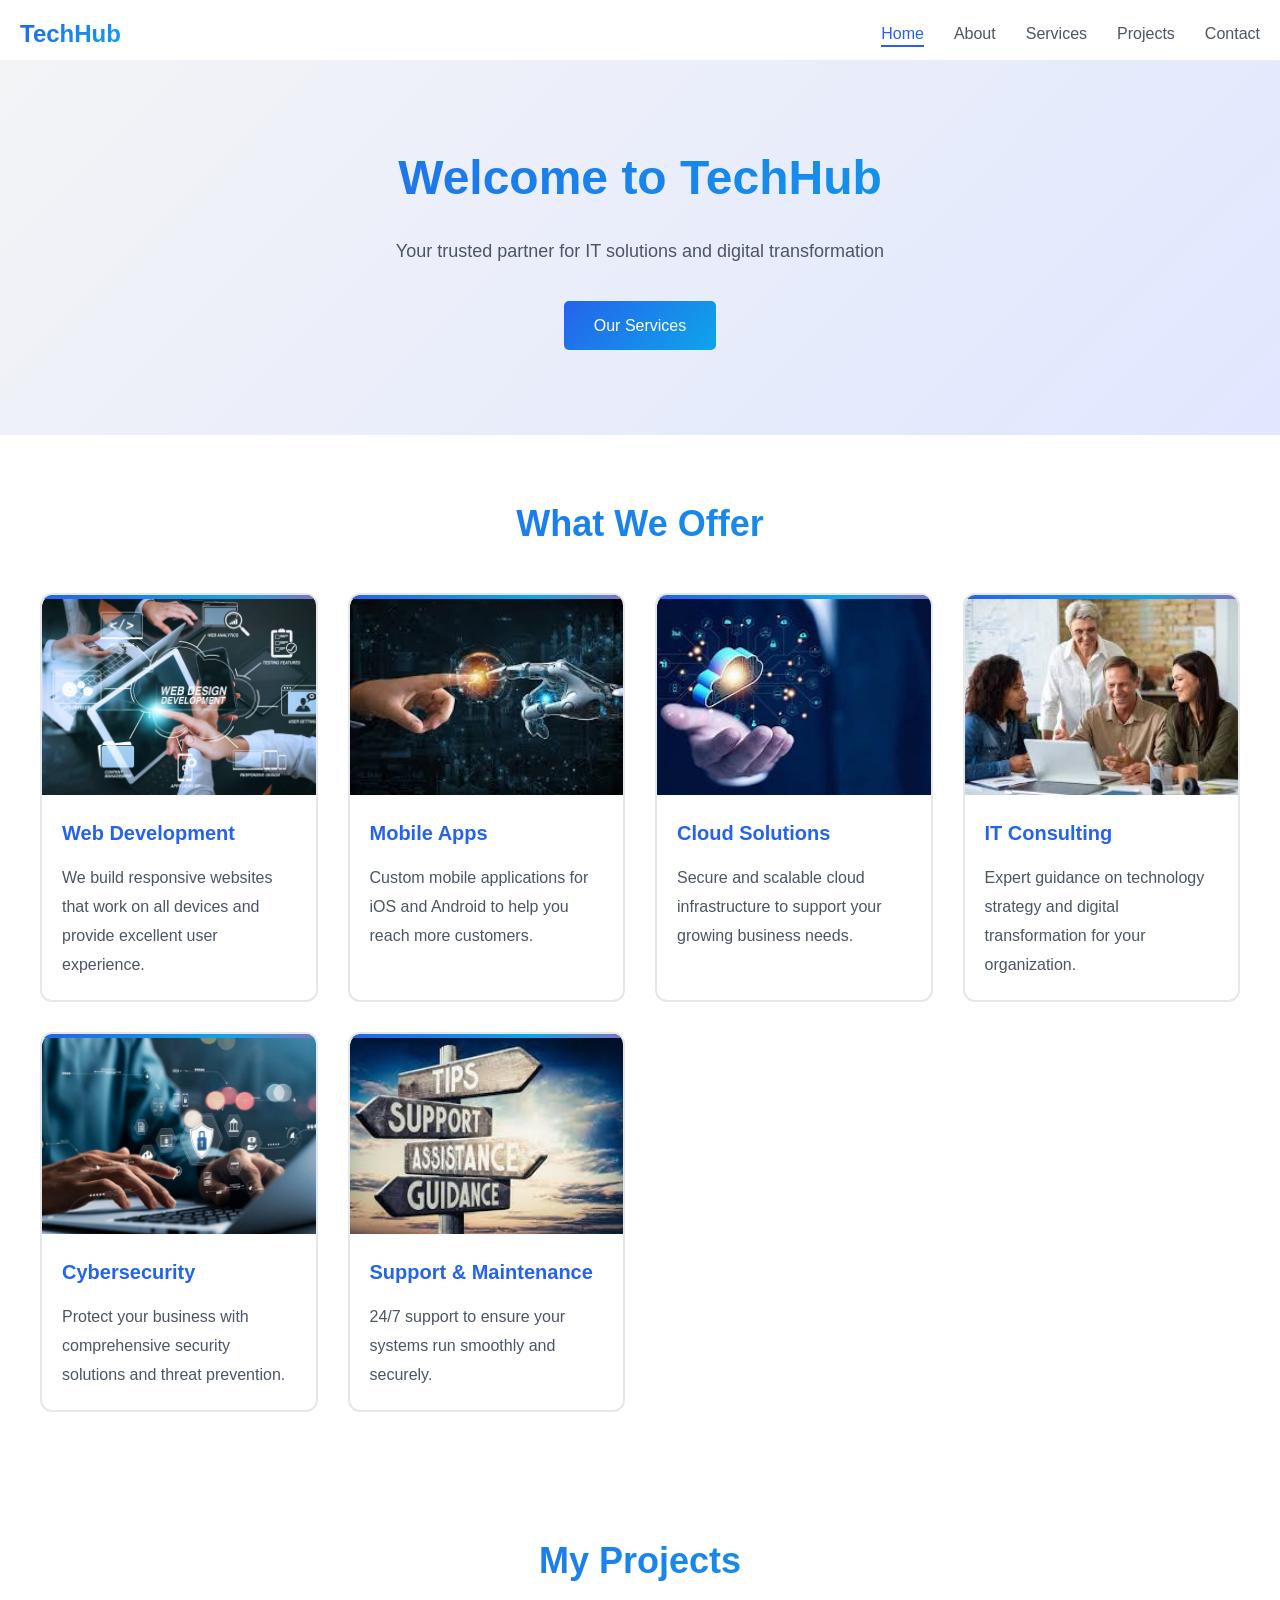
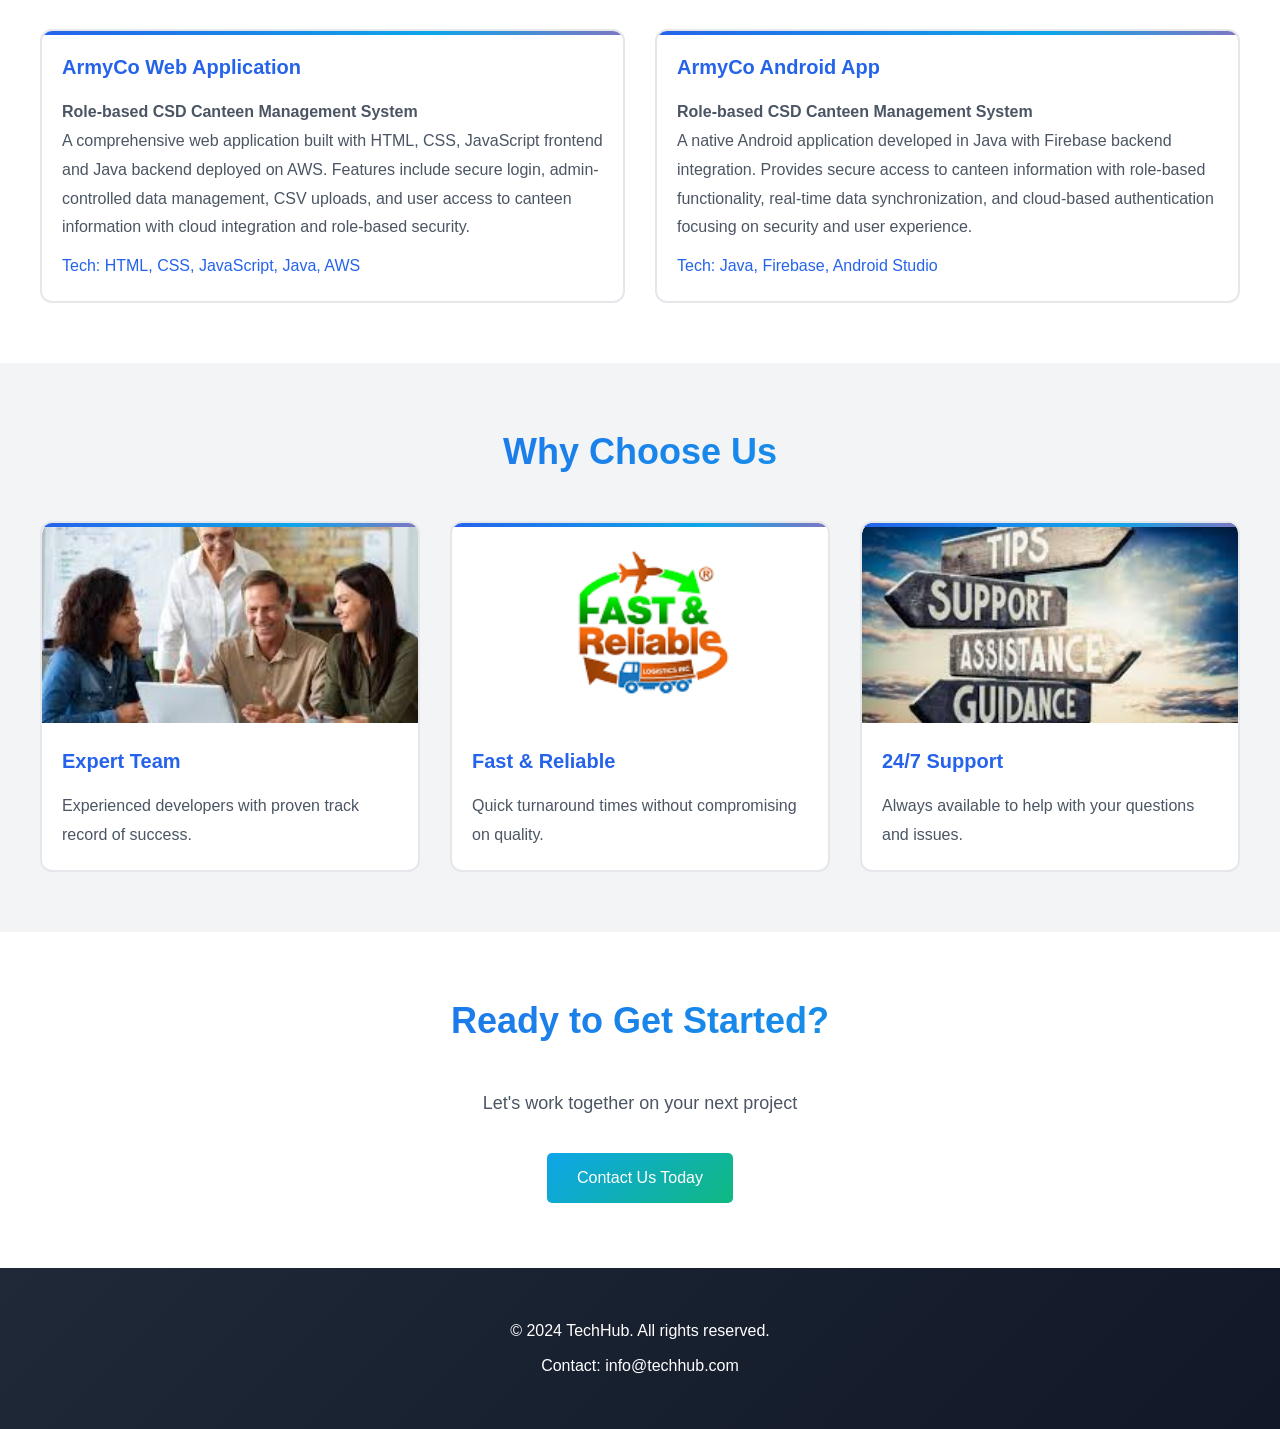
<file: index.html>
<!DOCTYPE html>
<html lang="en">
<head>
    <meta charset="UTF-8">
    <meta name="viewport" content="width=device-width, initial-scale=1.0">
    <title>TechHub - IT Solutions</title>
    <link rel="stylesheet" href="style.css">
</head>
<body>
    <nav>
        <div class="logo">TechHub</div>
        <ul class="nav-links">
            <li><a href="index.html" class="active">Home</a></li>
            <li><a href="about.html">About</a></li>
            <li><a href="services.html">Services</a></li>
            <li><a href="projects.html">Projects</a></li>
            <li><a href="contact.html">Contact</a></li>
        </ul>
        <div class="hamburger">
            <span></span>
            <span></span>
            <span></span>
        </div>
    </nav>

    <section class="hero">
        <div class="container">
            <h1>Welcome to TechHub</h1>
            <p>Your trusted partner for IT solutions and digital transformation</p>
            <a href="services.html" class="btn">Our Services</a>
        </div>
    </section>

    <section class="section">
        <div class="container">
            <h2 class="section-title">What We Offer</h2>
            <div class="grid">
                <div class="card">
                    <img src="WD.png" alt="Web Development" class="card-header">
                    <h3 class="card-title">Web Development</h3>
                    <p class="card-text">We build responsive websites that work on all devices and provide excellent user experience.</p>
                </div>
                <div class="card">
                    <img src="tech.jpg" alt="Mobile Apps" class="card-header">
                    <h3 class="card-title">Mobile Apps</h3>
                    <p class="card-text">Custom mobile applications for iOS and Android to help you reach more customers.</p>
                </div>
                <div class="card">
                    <img src="cloud-solution.png" alt="Cloud Solutions" class="card-header">
                    <h3 class="card-title">Cloud Solutions</h3>
                    <p class="card-text">Secure and scalable cloud infrastructure to support your growing business needs.</p>
                </div>
                <div class="card">
                    <img src="expert.jpg" alt="IT Consulting" class="card-header">
                    <h3 class="card-title">IT Consulting</h3>
                    <p class="card-text">Expert guidance on technology strategy and digital transformation for your organization.</p>
                </div>
                <div class="card">
                    <img src="security.png" alt="Cybersecurity" class="card-header">
                    <h3 class="card-title">Cybersecurity</h3>
                    <p class="card-text">Protect your business with comprehensive security solutions and threat prevention.</p>
                </div>
                <div class="card">
                    <img src="sup.jpg" alt="Support & Maintenance" class="card-header">
                    <h3 class="card-title">Support & Maintenance</h3>
                    <p class="card-text">24/7 support to ensure your systems run smoothly and securely.</p>
                </div>
            </div>
        </div>
    </section>

    <section class="section">
        <div class="container">
            <h2 class="section-title">My Projects</h2>
            <div class="grid">
                <div class="card">
                    <h3 class="card-title">ArmyCo Web Application</h3>
                    <p class="card-text"><strong>Role-based CSD Canteen Management System</strong></p>
                    <p class="card-text">A comprehensive web application built with HTML, CSS, JavaScript frontend and Java backend deployed on AWS. Features include secure login, admin-controlled data management, CSV uploads, and user access to canteen information with cloud integration and role-based security.</p>
                    <p class="card-text" style="margin-top: 10px; color: var(--primary); font-weight: 500;">Tech: HTML, CSS, JavaScript, Java, AWS</p>
                </div>
                <div class="card">
                    <h3 class="card-title">ArmyCo Android App</h3>
                    <p class="card-text"><strong>Role-based CSD Canteen Management System</strong></p>
                    <p class="card-text">A native Android application developed in Java with Firebase backend integration. Provides secure access to canteen information with role-based functionality, real-time data synchronization, and cloud-based authentication focusing on security and user experience.</p>
                    <p class="card-text" style="margin-top: 10px; color: var(--primary); font-weight: 500;">Tech: Java, Firebase, Android Studio</p>
                </div>
            </div>
        </div>
    </section>

    
    <section class="section" style="background-color: var(--light);">
        <div class="container">
            <h2 class="section-title">Why Choose Us</h2>
            <div class="grid">
                <div class="card">
                    <img src="expert.jpg" alt="Expert Team" class="card-header">
                    <h3 class="card-title">Expert Team</h3>
                    <p class="card-text">Experienced developers with proven track record of success.</p>
                </div>
                <div class="card">
                    <img src="fast.png" alt="Fast & Reliable" class="card-header">
                    <h3 class="card-title">Fast & Reliable</h3>
                    <p class="card-text">Quick turnaround times without compromising on quality.</p>
                </div>
                <div class="card">
                    <img src="sup.jpg" alt="24/7 Support" class="card-header">
                    <h3 class="card-title">24/7 Support</h3>
                    <p class="card-text">Always available to help with your questions and issues.</p>
                </div>
            </div>
        </div>
    </section>

    
    <section class="section">
        <div class="container text-center">
            <h2 class="section-title">Ready to Get Started?</h2>
            <p style="font-size: 18px; margin-bottom: 30px;">Let's work together on your next project</p>
            <a href="contact.html" class="btn btn-secondary">Contact Us Today</a>
        </div>
    </section>


    <footer>
        <div class="container">
            <p>&copy; 2024 TechHub. All rights reserved.</p>
            <p>Contact: <a href="mailto:info@techhub.com" style="color: white; text-decoration: none;">info@techhub.com</a></p>
        </div>
    </footer>

    <script src="script.js"></script>
</body>
</html>
</file>
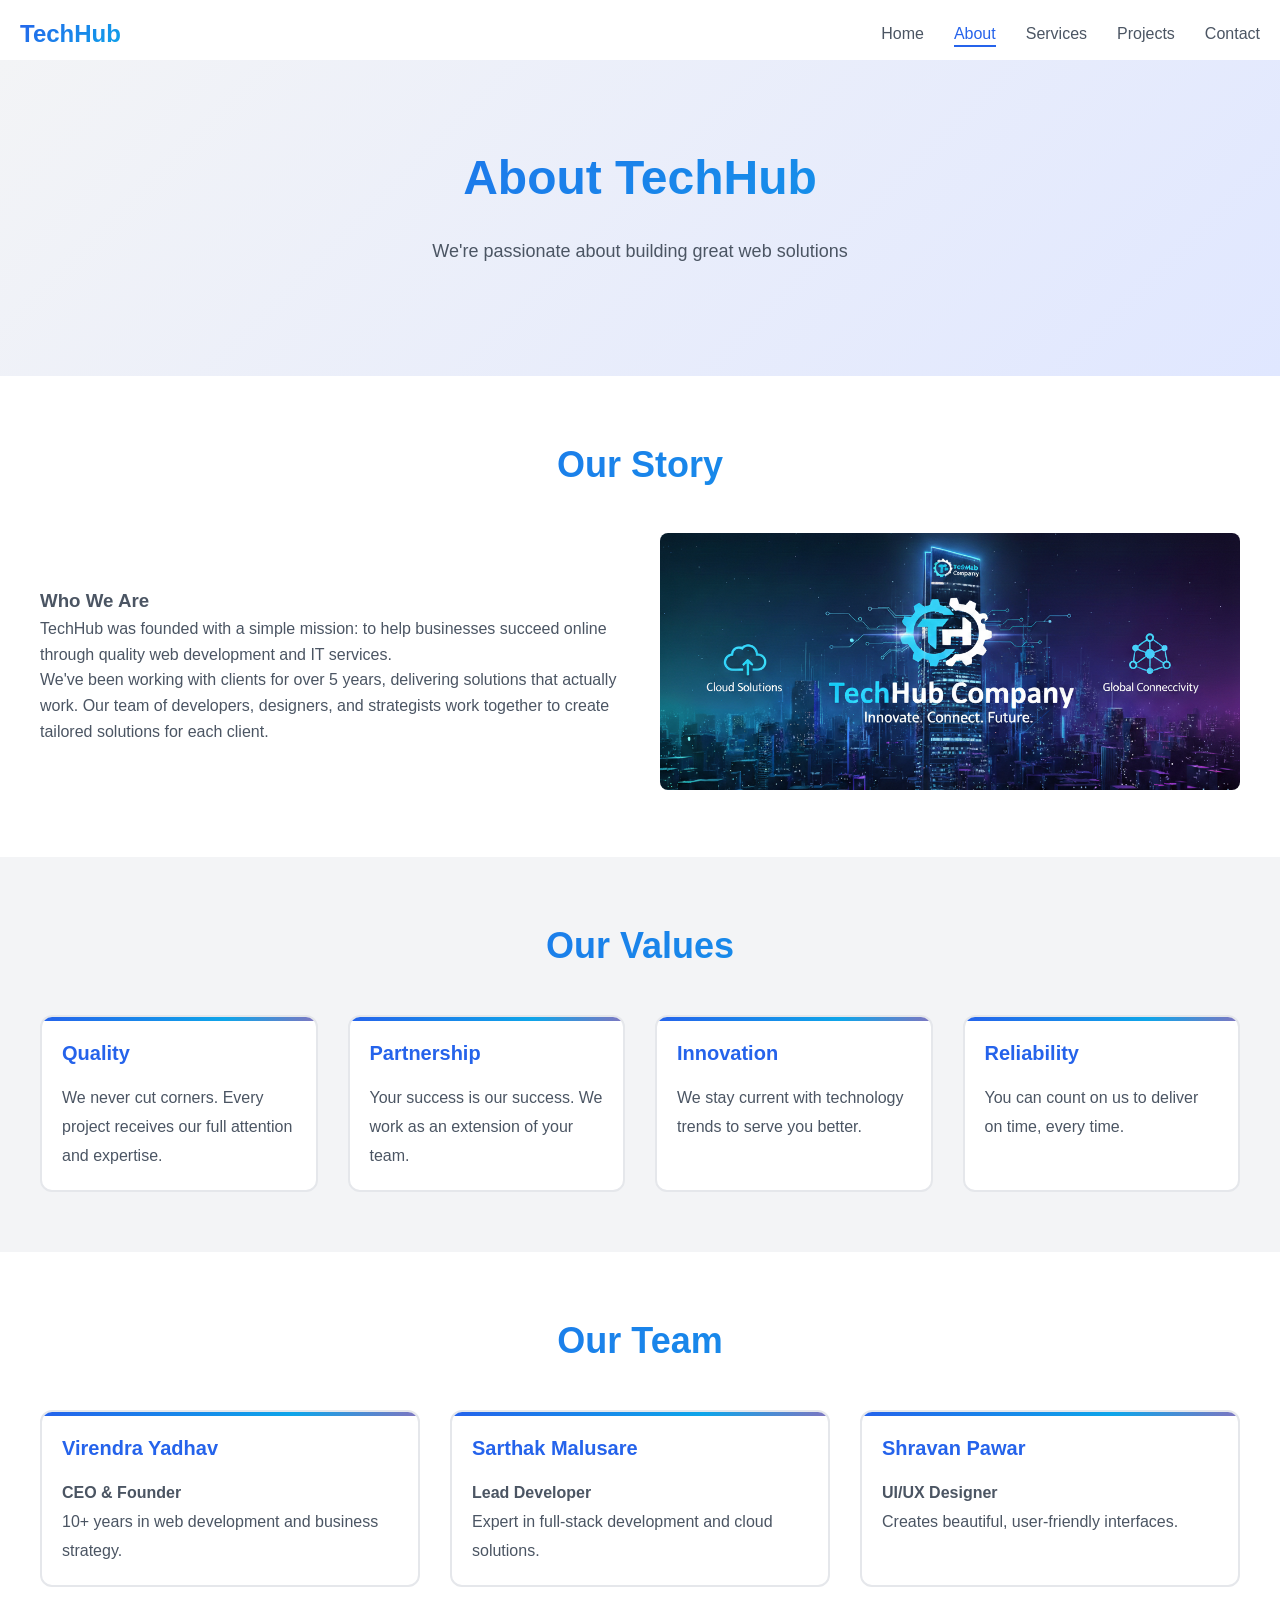
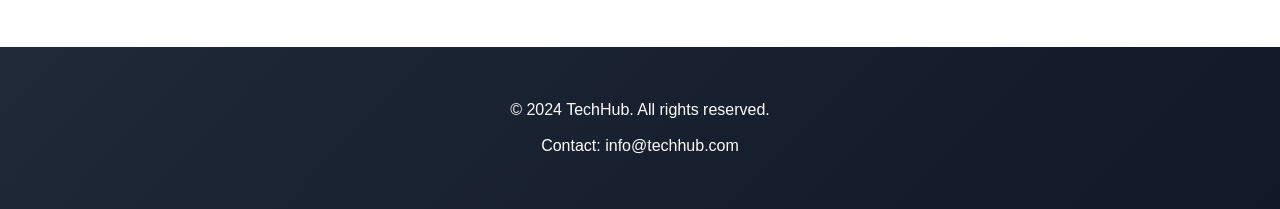
<file: about.html>
<!DOCTYPE html>
<html lang="en">
<head>
    <meta charset="UTF-8">
    <meta name="viewport" content="width=device-width, initial-scale=1.0">
    <title>About Us - TechHub</title>
    <link rel="stylesheet" href="style.css">
</head>
<body>
   
    <nav>
        <div class="logo">TechHub</div>
        <ul class="nav-links">
            <li><a href="index.html">Home</a></li>
            <li><a href="about.html" class="active">About</a></li>
            <li><a href="services.html">Services</a></li>
            <li><a href="projects.html">Projects</a></li>
            <li><a href="contact.html">Contact</a></li>
        </ul>
        <div class="hamburger">
            <span></span>
            <span></span>
            <span></span>
        </div>
    </nav>

   
    <section class="hero">
        <div class="container">
            <h1>About TechHub</h1>
            <p>We're passionate about building great web solutions</p>
        </div>
    </section>

    <section class="section">
        <div class="container">
            <h2 class="section-title">Our Story</h2>
            <div class="two-col">
                <div>
                    <h3>Who We Are</h3>
                    <p>TechHub was founded with a simple mission: to help businesses succeed online through quality web development and IT services.</p>
                    <p>We've been working with clients for over 5 years, delivering solutions that actually work. Our team of developers, designers, and strategists work together to create tailored solutions for each client.</p>
                </div>
                <div style="text-align: center;">
                    <img src="company name.png" alt="Company Logo" style="width: 100%; border-radius: 8px; max-height: 300px; object-fit: cover;">
                </div>
            </div>
        </div>
    </section>

    <section class="section" style="background-color: var(--light);">
        <div class="container">
            <h2 class="section-title">Our Values</h2>
            <div class="grid">
                <div class="card">
                    <h3 class="card-title">Quality</h3>
                    <p class="card-text">We never cut corners. Every project receives our full attention and expertise.</p>
                </div>
                <div class="card">
                    <h3 class="card-title">Partnership</h3>
                    <p class="card-text">Your success is our success. We work as an extension of your team.</p>
                </div>
                <div class="card">
                    <h3 class="card-title">Innovation</h3>
                    <p class="card-text">We stay current with technology trends to serve you better.</p>
                </div>
                <div class="card">
                    <h3 class="card-title">Reliability</h3>
                    <p class="card-text">You can count on us to deliver on time, every time.</p>
                </div>
            </div>
        </div>
    </section>

    
    <section class="section">
        <div class="container">
            <h2 class="section-title">Our Team</h2>
            <div class="grid">
                <div class="card">
                    <h3 class="card-title">Virendra Yadhav</h3>
                    <p class="card-text"><strong>CEO & Founder</strong></p>
                    <p class="card-text">10+ years in web development and business strategy.</p>
                </div>
                <div class="card">
                    <h3 class="card-title">Sarthak Malusare</h3>
                    <p class="card-text"><strong>Lead Developer</strong></p>
                    <p class="card-text">Expert in full-stack development and cloud solutions.</p>
                </div>
                <div class="card">
                    <h3 class="card-title">Shravan Pawar</h3>
                    <p class="card-text"><strong>UI/UX Designer</strong></p>
                    <p class="card-text">Creates beautiful, user-friendly interfaces.</p>
                </div>
            </div>
        </div>
    </section>


    <footer>
        <div class="container">
            <p>&copy; 2024 TechHub. All rights reserved.</p>
            <p>Contact: <a href="mailto:info@techhub.com" style="color: white; text-decoration: none;">info@techhub.com</a></p>
        </div>
    </footer>

    <script src="script.js"></script>
</body>

</html>
</file>
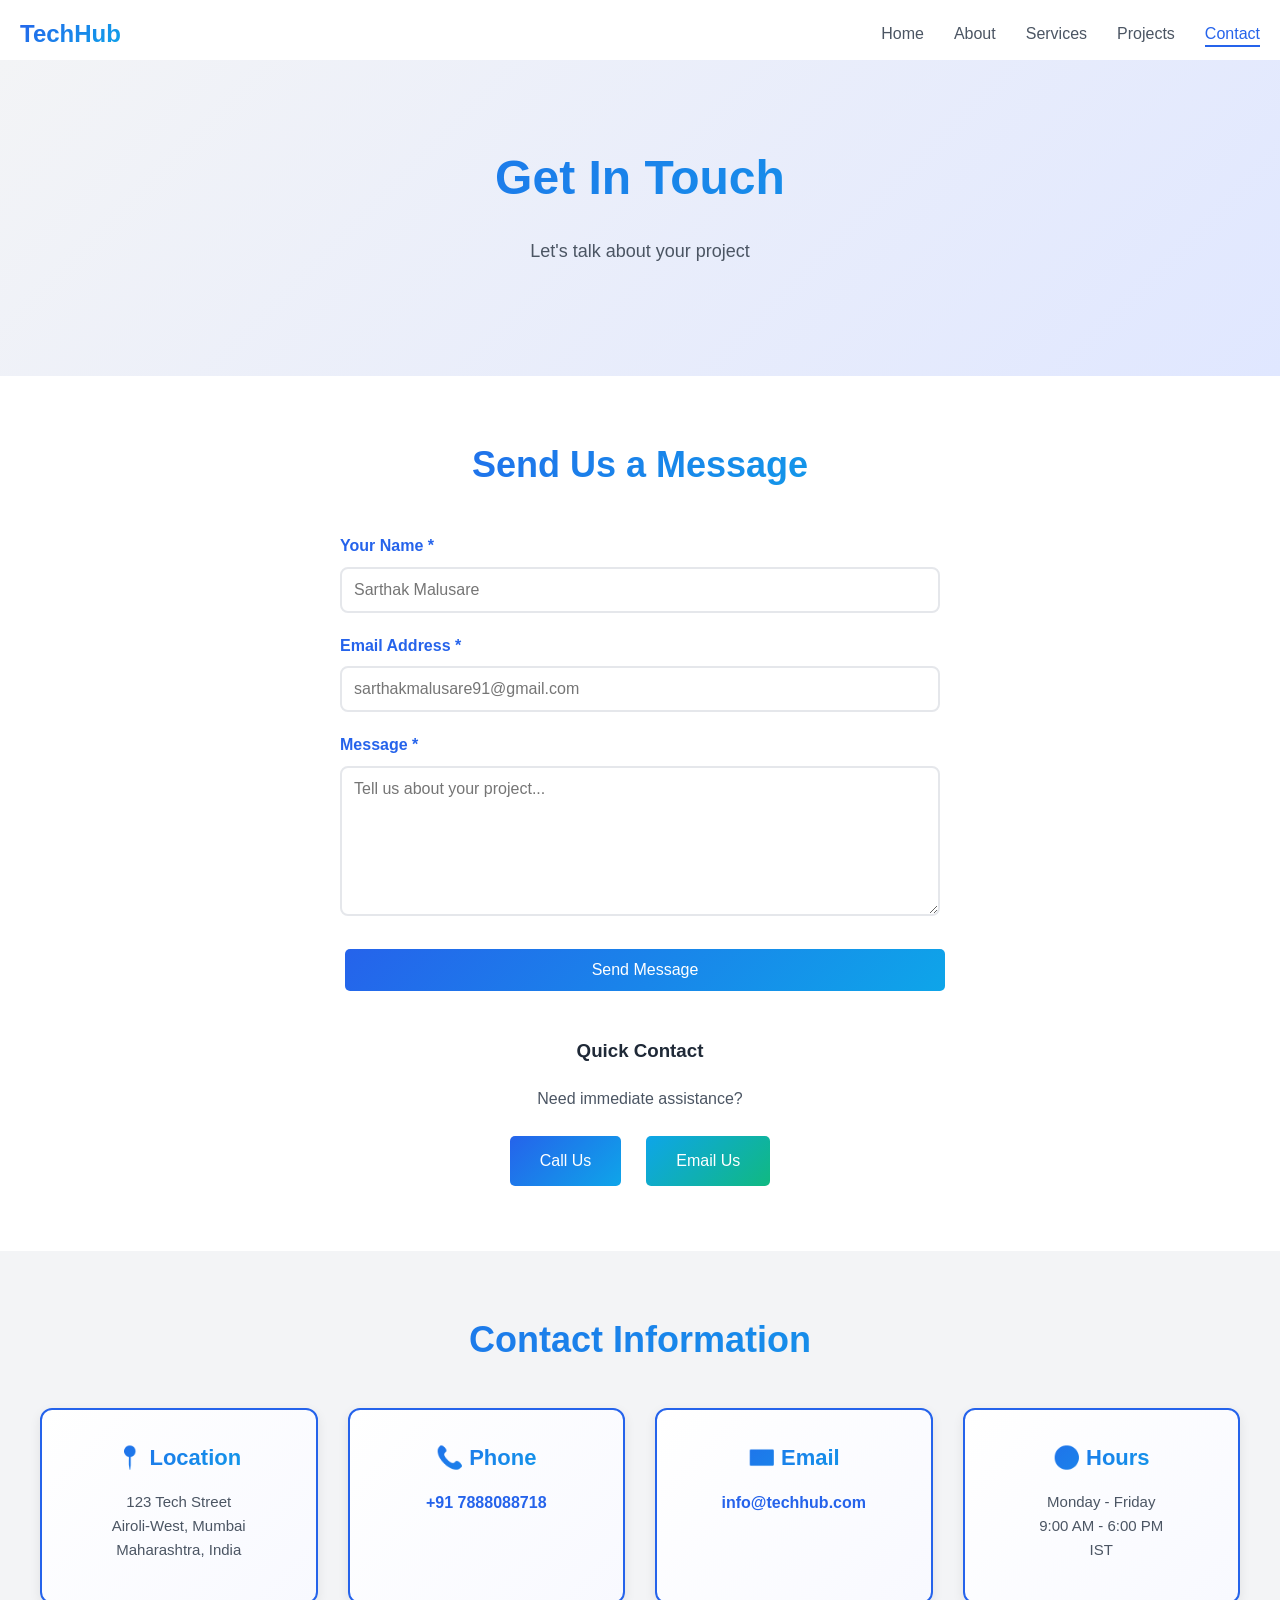
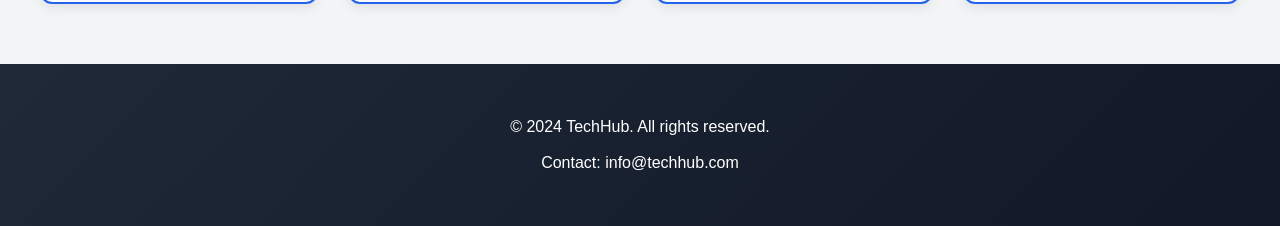
<file: contact.html>
<!DOCTYPE html>
<html lang="en">

<head>
    <meta charset="UTF-8">
    <meta name="viewport" content="width=device-width, initial-scale=1.0">
    <title>Contact Us - TechHub</title>
    <link rel="stylesheet" href="style.css">
</head>

<body>
    <nav>
        <div class="logo">TechHub</div>
        <ul class="nav-links">
            <li><a href="index.html">Home</a></li>
            <li><a href="about.html">About</a></li>
            <li><a href="services.html">Services</a></li>
            <li><a href="projects.html">Projects</a></li>
            <li><a href="contact.html" class="active">Contact</a></li>
        </ul>
        <div class="hamburger">
            <span></span>
            <span></span>
            <span></span>
        </div>
    </nav>

    <section class="hero">
        <div class="container">
            <h1>Get In Touch</h1>
            <p>Let's talk about your project</p>
        </div>
    </section>

    <section class="section">
        <div class="container">
            <div style="max-width: 600px; margin: 0 auto;">
                <h2 class="section-title">Send Us a Message</h2>
                <form id="contact-form">
                    <div class="form-group">
                        <label for="name">Your Name *</label>
                        <input type="text" id="name" name="name" required placeholder="Sarthak Malusare">
                    </div>

                    <div class="form-group">
                        <label for="email">Email Address *</label>
                        <input type="email" id="email" name="email" required placeholder="sarthakmalusare91@gmail.com">
                    </div>

                    <div class="form-group">
                        <label for="message">Message *</label>
                        <textarea id="message" name="message" required placeholder="Tell us about your project..."
                            style="min-height: 150px;"></textarea>
                    </div>

                    <button type="submit" class="btn" style="width: 100%;">Send Message</button>
                </form>
            </div>


            <div style="text-align: center; margin-top: 40px;">
                <h3 style="color: var(--dark); margin-bottom: 20px;">Quick Contact</h3>
                <p style="color: var(--text); margin-bottom: 20px;">Need immediate assistance?</p>
                <div style="display: flex; gap: 15px; justify-content: center;">
                    <a href="tel:+917888088718" class="btn">Call Us</a>
                    <a href="mailto:info@techhub.com" class="btn btn-secondary">Email Us</a>
                </div>
            </div>
        </div>
    </section>


    <section class="section" style="background-color: var(--light);">
        <div class="container">
            <h2 class="section-title">Contact Information</h2>
            <div class="grid">
                <div class="contact-box">
                    <h3>📍 Location</h3>
                    <p>123 Tech Street<br>Airoli-West, Mumbai<br>Maharashtra, India</p>
                </div>
                <div class="contact-box">
                    <h3>📞 Phone</h3>
                    <a href="tel:+917888088718">+91 7888088718</a>
                </div>
                <div class="contact-box">
                    <h3>✉️ Email</h3>
                    <a href="mailto:info@techhub.com">info@techhub.com</a>
                </div>
                <div class="contact-box">
                    <h3>🕐 Hours</h3>
                    <p>Monday - Friday<br>9:00 AM - 6:00 PM<br>IST</p>
                </div>
            </div>
        </div>
    </section>


    <footer>
        <div class="container">
            <p>&copy; 2024 TechHub. All rights reserved.</p>
            <p>Contact: <a href="mailto:info@techhub.com"
                    style="color: white; text-decoration: none;">info@techhub.com</a></p>
        </div>
    </footer>

    <script src="script.js"></script>
</body>

</html>
</file>
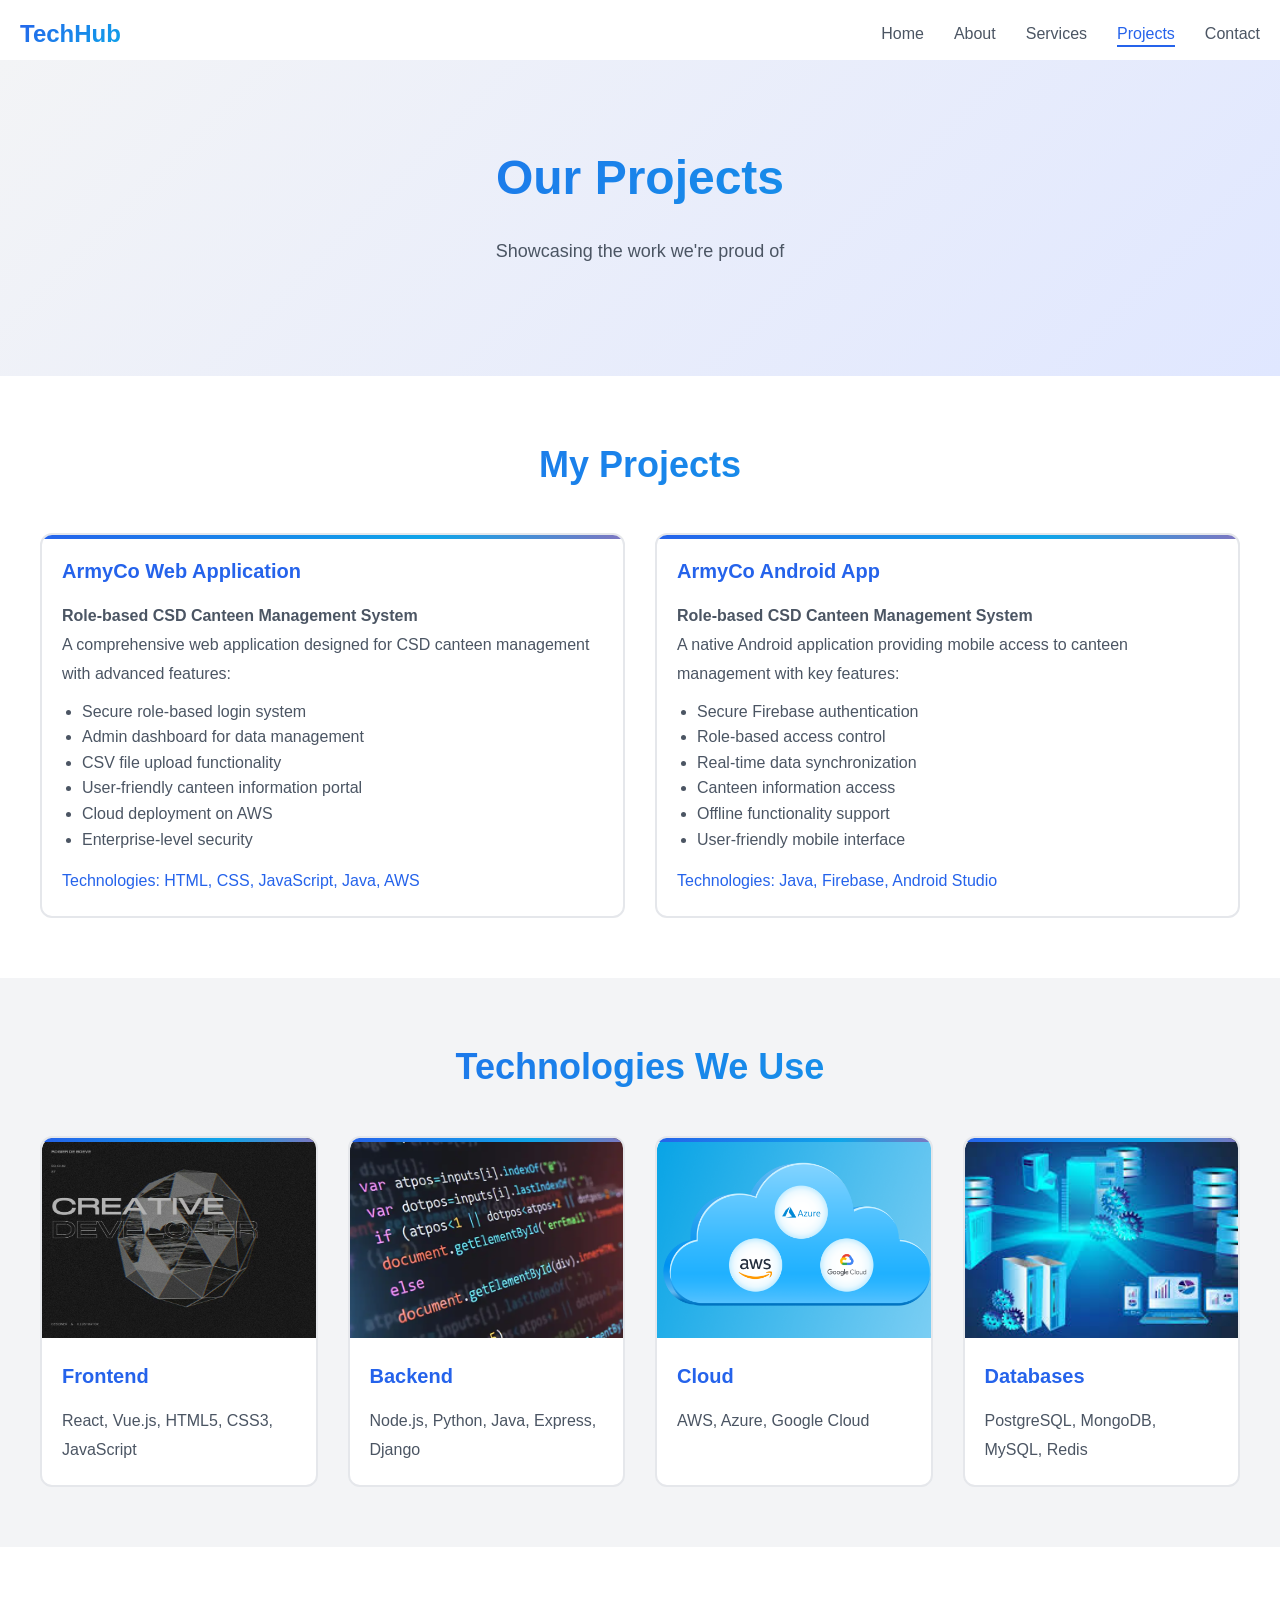
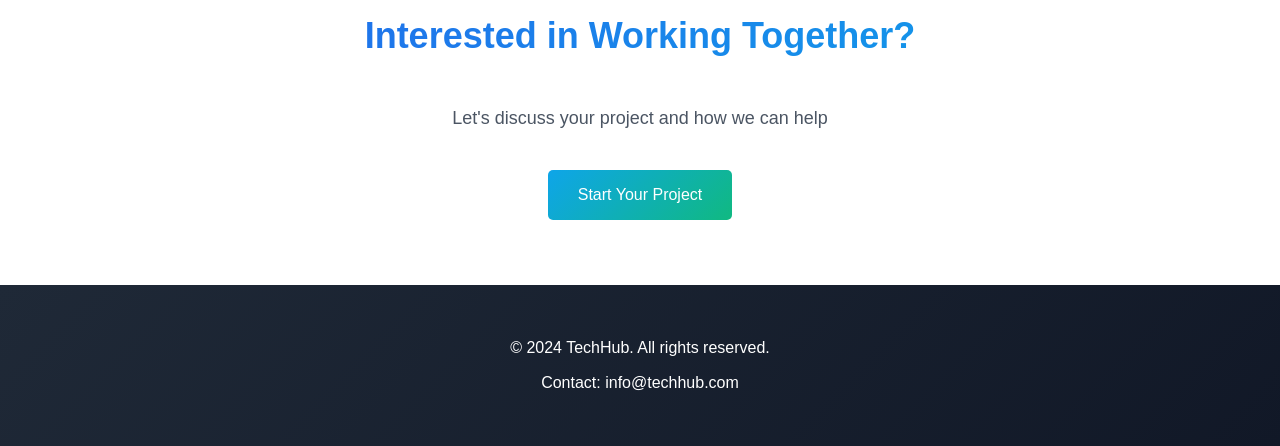
<file: projects.html>
<!DOCTYPE html>
<html lang="en">
<head>
    <meta charset="UTF-8">
    <meta name="viewport" content="width=device-width, initial-scale=1.0">
    <title>Projects - TechHub</title>
    <link rel="stylesheet" href="style.css">
</head>
<body>
    
    <nav>
        <div class="logo">TechHub</div>
        <ul class="nav-links">
            <li><a href="index.html">Home</a></li>
            <li><a href="about.html">About</a></li>
            <li><a href="services.html">Services</a></li>
            <li><a href="projects.html" class="active">Projects</a></li>
            <li><a href="contact.html">Contact</a></li>
        </ul>
        <div class="hamburger">
            <span></span>
            <span></span>
            <span></span>
        </div>
    </nav>

    
    <section class="hero">
        <div class="container">
            <h1>Our Projects</h1>
            <p>Showcasing the work we're proud of</p>
        </div>
    </section>

    
    <section class="section">
        <div class="container">
            <h2 class="section-title">My Projects</h2>
            <div class="grid">
                <div class="card">
                    <h3 class="card-title">ArmyCo Web Application</h3>
                    <p class="card-text"><strong>Role-based CSD Canteen Management System</strong></p>
                    <p class="card-text">A comprehensive web application designed for CSD canteen management with advanced features:</p>
                    <ul style="margin-left: 20px; margin-top: 10px; color: var(--text);">
                        <li>Secure role-based login system</li>
                        <li>Admin dashboard for data management</li>
                        <li>CSV file upload functionality</li>
                        <li>User-friendly canteen information portal</li>
                        <li>Cloud deployment on AWS</li>
                        <li>Enterprise-level security</li>
                    </ul>
                    <p class="card-text" style="margin-top: 15px; color: var(--primary); font-weight: 500;">Technologies: HTML, CSS, JavaScript, Java, AWS</p>
                </div>
                <div class="card">
                    <h3 class="card-title">ArmyCo Android App</h3>
                    <p class="card-text"><strong>Role-based CSD Canteen Management System</strong></p>
                    <p class="card-text">A native Android application providing mobile access to canteen management with key features:</p>
                    <ul style="margin-left: 20px; margin-top: 10px; color: var(--text);">
                        <li>Secure Firebase authentication</li>
                        <li>Role-based access control</li>
                        <li>Real-time data synchronization</li>
                        <li>Canteen information access</li>
                        <li>Offline functionality support</li>
                        <li>User-friendly mobile interface</li>
                    </ul>
                    <p class="card-text" style="margin-top: 15px; color: var(--primary); font-weight: 500;">Technologies: Java, Firebase, Android Studio</p>
                </div>
            </div>
        </div>
    </section>

  
    <section class="section" style="background-color: var(--light);">
        <div class="container">
            <h2 class="section-title">Technologies We Use</h2>
            <div class="grid">
                <div class="card">
                    <img src="front.avif" alt="Frontend" class="card-header">
                    <h3 class="card-title">Frontend</h3>
                    <p class="card-text">React, Vue.js, HTML5, CSS3, JavaScript</p>
                </div>
                <div class="card">
                    <img src="back.jpg" alt="Backend" class="card-header">
                    <h3 class="card-title">Backend</h3>
                    <p class="card-text">Node.js, Python, Java, Express, Django</p>
                </div>
                <div class="card">
                    <img src="Cover.webp" alt="Cloud" class="card-header">
                    <h3 class="card-title">Cloud</h3>
                    <p class="card-text">AWS, Azure, Google Cloud</p>
                </div>
                <div class="card">
                    <img src="database.jpg" alt="Databases" class="card-header">
                    <h3 class="card-title">Databases</h3>
                    <p class="card-text">PostgreSQL, MongoDB, MySQL, Redis</p>
                </div>
            </div>
        </div>
    </section>

    <section class="section">
        <div class="container text-center">
            <h2 class="section-title">Interested in Working Together?</h2>
            <p style="margin: 1rem 0 2rem; font-size: 18px;">Let's discuss your project and how we can help</p>
            <a href="contact.html" class="btn btn-secondary">Start Your Project</a>
        </div>
    </section>

    
    <footer>
        <div class="container">
            <p>&copy; 2024 TechHub. All rights reserved.</p>
            <p>Contact: <a href="mailto:info@techhub.com" style="color: white; text-decoration: none;">info@techhub.com</a></p>
        </div>
    </footer>

    <script src="script.js"></script>
</body>
</html>
</file>
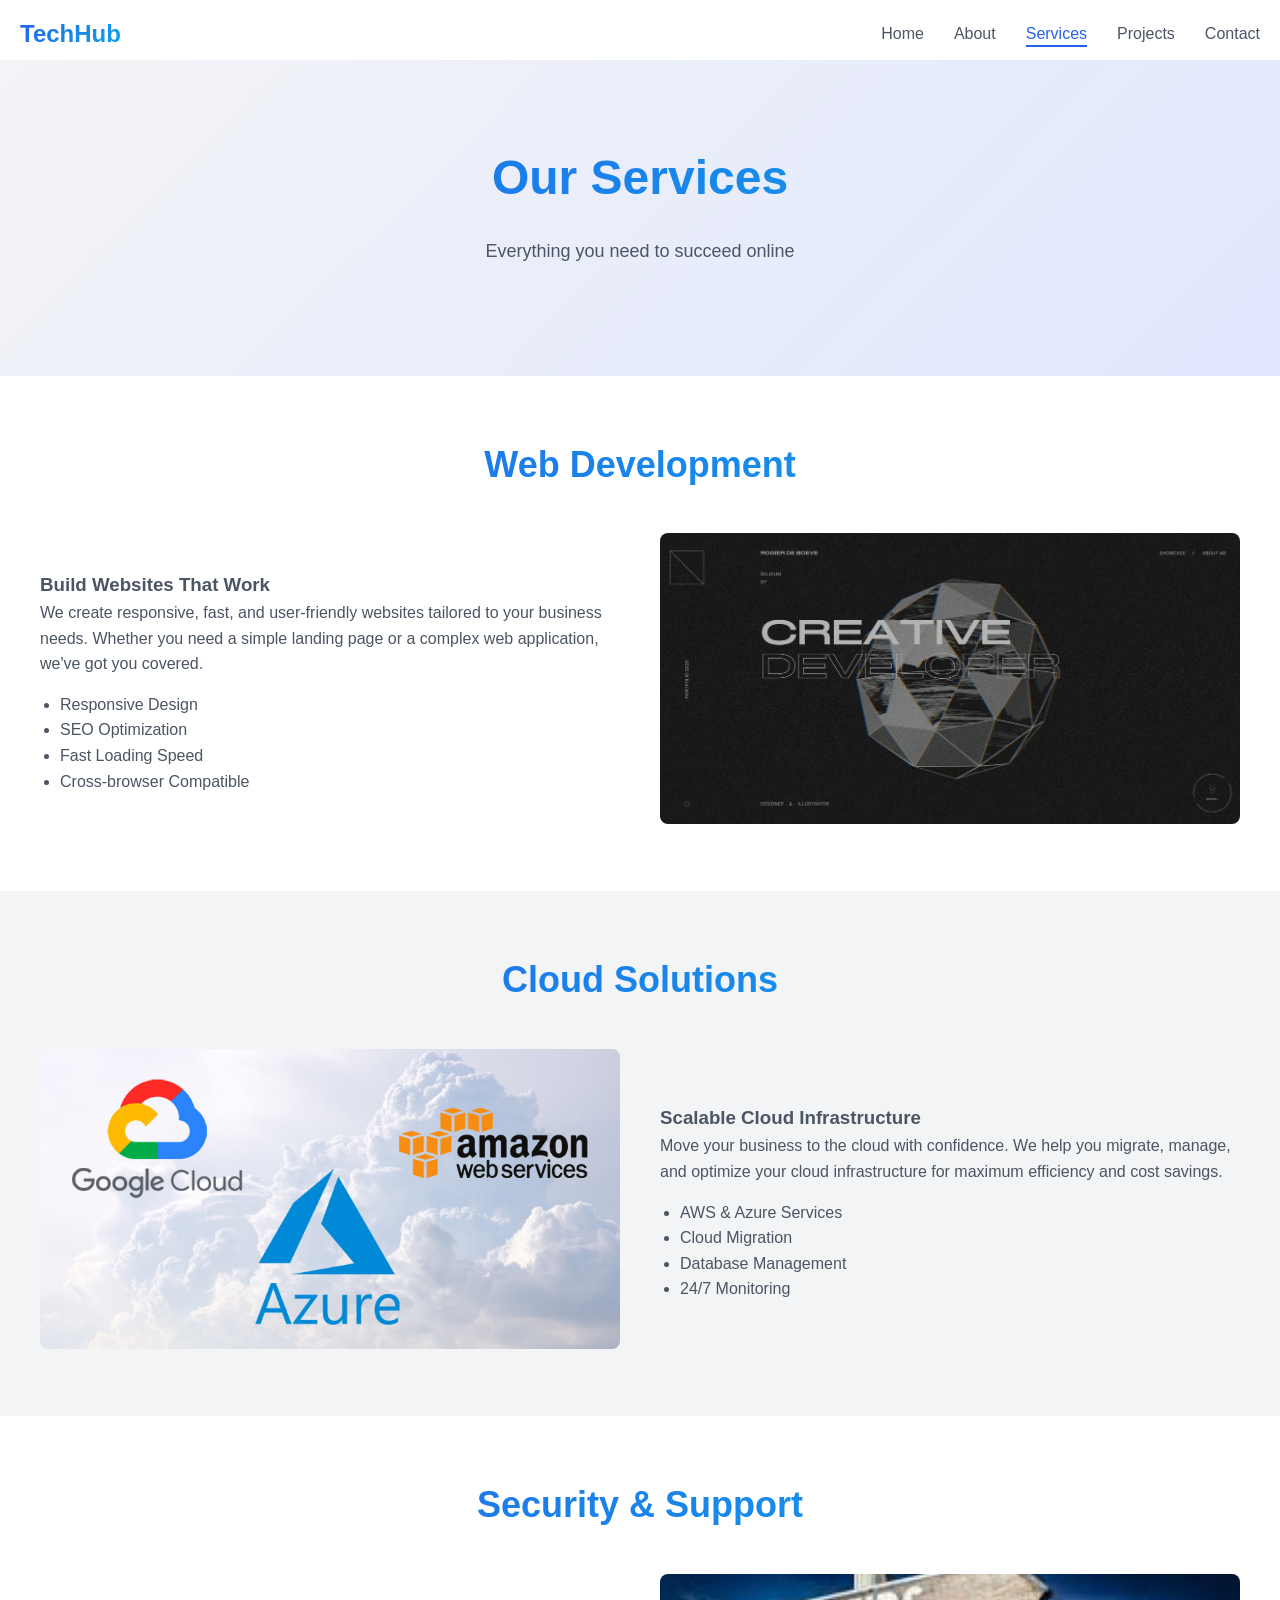
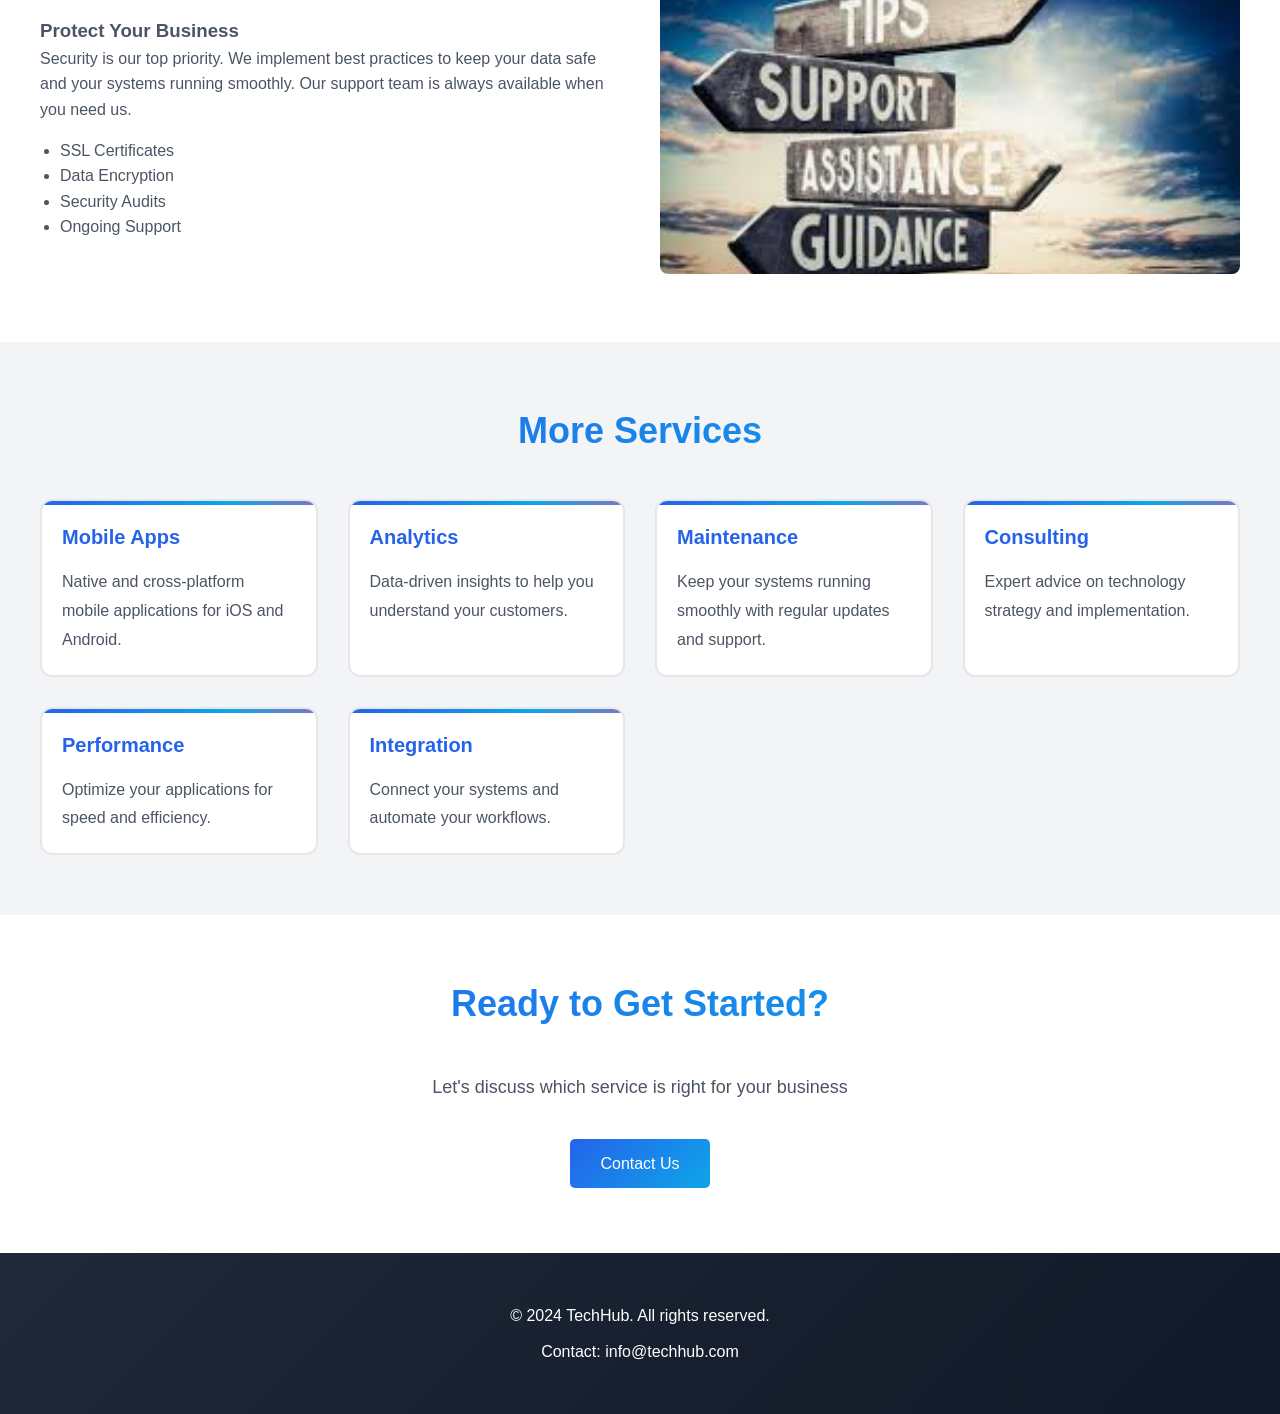
<file: services.html>
<!DOCTYPE html>
<html lang="en">
<head>
    <meta charset="UTF-8">
    <meta name="viewport" content="width=device-width, initial-scale=1.0">
    <title>Services - TechHub</title>
    <link rel="stylesheet" href="style.css">
</head>
<body>
    
    <nav>
        <div class="logo">TechHub</div>
        <ul class="nav-links">
            <li><a href="index.html">Home</a></li>
            <li><a href="about.html">About</a></li>
            <li><a href="services.html" class="active">Services</a></li>
            <li><a href="projects.html">Projects</a></li>
            <li><a href="contact.html">Contact</a></li>
        </ul>
        <div class="hamburger">
            <span></span>
            <span></span>
            <span></span>
        </div>
    </nav>

  
    <section class="hero">
        <div class="container">
            <h1>Our Services</h1>
            <p>Everything you need to succeed online</p>
        </div>
    </section>

  
    <section class="section">
        <div class="container">
            <h2 class="section-title">Web Development</h2>
            <div class="two-col">
                <div>
                    <h3>Build Websites That Work</h3>
                    <p>We create responsive, fast, and user-friendly websites tailored to your business needs. Whether you need a simple landing page or a complex web application, we've got you covered.</p>
                    <ul style="margin-left: 20px; margin-top: 15px;">
                        <li>Responsive Design</li>
                        <li>SEO Optimization</li>
                        <li>Fast Loading Speed</li>
                        <li>Cross-browser Compatible</li>
                    </ul>
                </div>
                <div style="text-align: center;">
                    <img src="front.avif" alt="Web Design Development" style="width: 100%; border-radius: 8px; max-height: 300px; object-fit: cover;">
                </div>
            </div>
        </div>
    </section>

    
    <section class="section" style="background-color: var(--light);">
        <div class="container">
            <h2 class="section-title">Cloud Solutions</h2>
            <div class="two-col">
                <div style="text-align: center;">
                    <img src="clouds.jpg" alt="Cloud Solutions" style="width: 100%; border-radius: 8px; max-height: 300px; object-fit: cover;">
                </div>
                <div>
                    <h3>Scalable Cloud Infrastructure</h3>
                    <p>Move your business to the cloud with confidence. We help you migrate, manage, and optimize your cloud infrastructure for maximum efficiency and cost savings.</p>
                    <ul style="margin-left: 20px; margin-top: 15px;">
                        <li>AWS & Azure Services</li>
                        <li>Cloud Migration</li>
                        <li>Database Management</li>
                        <li>24/7 Monitoring</li>
                    </ul>
                </div>
            </div>
        </div>
    </section>

   
    <section class="section">
        <div class="container">
            <h2 class="section-title">Security & Support</h2>
            <div class="two-col">
                <div>
                    <h3>Protect Your Business</h3>
                    <p>Security is our top priority. We implement best practices to keep your data safe and your systems running smoothly. Our support team is always available when you need us.</p>
                    <ul style="margin-left: 20px; margin-top: 15px;">
                        <li>SSL Certificates</li>
                        <li>Data Encryption</li>
                        <li>Security Audits</li>
                        <li>Ongoing Support</li>
                    </ul>
                </div>
                <div style="text-align: center;">
                    <img src="sup.jpg" alt="Support Assistance Guidance" style="width: 100%; border-radius: 8px; max-height: 300px; object-fit: cover;">
                </div>
            </div>
        </div>
    </section>

    <section class="section" style="background-color: var(--light);">
        <div class="container">
            <h2 class="section-title">More Services</h2>
            <div class="grid">
                <div class="card">
                    <h3 class="card-title">Mobile Apps</h3>
                    <p class="card-text">Native and cross-platform mobile applications for iOS and Android.</p>
                </div>
                <div class="card">
                    <h3 class="card-title">Analytics</h3>
                    <p class="card-text">Data-driven insights to help you understand your customers.</p>
                </div>
                <div class="card">
                    <h3 class="card-title">Maintenance</h3>
                    <p class="card-text">Keep your systems running smoothly with regular updates and support.</p>
                </div>
                <div class="card">
                    <h3 class="card-title">Consulting</h3>
                    <p class="card-text">Expert advice on technology strategy and implementation.</p>
                </div>
                <div class="card">
                    <h3 class="card-title">Performance</h3>
                    <p class="card-text">Optimize your applications for speed and efficiency.</p>
                </div>
                <div class="card">
                    <h3 class="card-title">Integration</h3>
                    <p class="card-text">Connect your systems and automate your workflows.</p>
                </div>
            </div>
        </div>
    </section>

   
    <section class="section">
        <div class="container text-center">
            <h2 class="section-title">Ready to Get Started?</h2>
            <p style="margin: 1rem 0 2rem; font-size: 18px;">Let's discuss which service is right for your business</p>
            <a href="contact.html" class="btn">Contact Us</a>
        </div>
    </section>

   
    <footer>
        <div class="container">
            <p>&copy; 2024 TechHub. All rights reserved.</p>
            <p>Contact: <a href="mailto:info@techhub.com" style="color: white; text-decoration: none;">info@techhub.com</a></p>
        </div>
    </footer>

    <script src="script.js"></script>
</body>
</html>
</file>
<file: style.css>
:root {
    --primary: #2563eb;
    --secondary: #0ea5e9;
    --dark: #1f2937;
    --light: #f3f4f6;
    --text: #4b5563;
    --border: #e5e7eb;
    --accent1: #ec4899;
    --accent2: #f59e0b;
    --accent3: #10b981;
    --accent4: #8b5cf6;
}

* {
    margin: 0;
    padding: 0;
    box-sizing: border-box;
}

body {
    font-family: 'Segoe UI', Tahoma, Geneva, Verdana, sans-serif;
    line-height: 1.6;
    color: var(--text);
    background-color: white;
    padding-top: 60px;
}


nav {
    background: transparent;
    backdrop-filter: none;
    padding: 15px 20px;
    border-bottom: none;
    display: flex;
    justify-content: space-between;
    align-items: center;
    position: fixed;
    top: 0;
    width: 100%;
    z-index: 1000;
}

.logo {
    font-size: 24px;
    font-weight: bold;
    background: linear-gradient(135deg, var(--primary), var(--secondary));
    -webkit-background-clip: text;
    -webkit-text-fill-color: transparent;
    background-clip: text;
}

.nav-links {
    display: flex;
    list-style: none;
    gap: 30px;
}

.nav-links a {
    text-decoration: none;
    color: var(--text);
    font-weight: 500;
    position: relative;
}

.nav-links a::after {
    content: '';
    position: absolute;
    bottom: -5px;
    left: 0;
    width: 0;
    height: 2px;
    background-color: var(--primary);
    transition: width 0.3s ease;
}

.nav-links a:hover::after,
.nav-links a.active::after {
    width: 100%;
}

.nav-links a:hover,
.nav-links a.active {
    color: var(--primary);
}

.hamburger {
    display: none;
    flex-direction: column;
    cursor: pointer;
}

.hamburger span {
    width: 25px;
    height: 3px;
    background-color: var(--dark);
    margin: 4px 0;
    border-radius: 3px;
}

.hero {
    background: linear-gradient(135deg, var(--light) 0%, #e0e7ff 100%);
    padding: 80px 20px;
    text-align: center;
}

.hero h1 {
    font-size: 48px;
    background: linear-gradient(135deg, var(--primary), var(--secondary));
    -webkit-background-clip: text;
    -webkit-text-fill-color: transparent;
    background-clip: text;
    margin-bottom: 20px;
}

.hero p {
    font-size: 18px;
    color: var(--text);
    margin-bottom: 30px;
    max-width: 600px;
    margin-left: auto;
    margin-right: auto;
}


.btn {
    display: inline-block;
    padding: 12px 30px;
    background: linear-gradient(135deg, var(--primary), var(--secondary));
    color: white;
    text-decoration: none;
    border-radius: 5px;
    border: none;
    cursor: pointer;
    font-size: 16px;
    margin: 5px;
    transition: transform 0.3s ease, box-shadow 0.3s ease;
}

.btn:hover {
    transform: translateY(-2px);
    box-shadow: 0 8px 20px rgba(37, 99, 235, 0.3);
}

.btn-secondary {
    background: linear-gradient(135deg, var(--secondary), var(--accent3));
}


.section {
    padding: 60px 20px;
}

.section-title {
    font-size: 36px;
    background: linear-gradient(135deg, var(--primary), var(--secondary));
    -webkit-background-clip: text;
    -webkit-text-fill-color: transparent;
    background-clip: text;
    margin-bottom: 40px;
    text-align: center;
}


.container {
    max-width: 1200px;
    margin: 0 auto;
}


.grid {
    display: grid;
    grid-template-columns: repeat(auto-fit, minmax(300px, 1fr));
    gap: 30px;
    margin-top: 30px;
}


.card {
    background: white;
    border: 2px solid var(--border);
    border-radius: 12px;
    padding: 20px;
    transition: all 0.3s ease;
    position: relative;
    overflow: hidden;
}

.card::before {
    content: '';
    position: absolute;
    top: 0;
    left: 0;
    width: 100%;
    height: 4px;
    background: linear-gradient(90deg, var(--primary), var(--secondary), var(--accent1), var(--accent3));
    background-size: 200% 100%;

}

@keyframes gradientShift {
    0% { background-position: 0% center; }
    50% { background-position: 100% center; }
    100% { background-position: 0% center; }
}

.card:hover {
    transform: translateY(-8px);
    box-shadow: 0 12px 30px rgba(37, 99, 235, 0.2);
    border-color: var(--primary);
}

.card-title {
    font-size: 20px;
    color: var(--primary);
    margin-bottom: 15px;
}

.card-text {
    color: var(--text);
    line-height: 1.8;
}

.card-header {
    width: 120%;
    height: 200px;
    margin: -20px -20px 15px -20px;
    border-radius: 12px 12px 0 0;
    object-fit: cover;
}


.form-group {
    margin-bottom: 20px;
}

label {
    display: block;
    margin-bottom: 8px;
    color: var(--primary);
    font-weight: 600;
}

input,
textarea {
    width: 100%;
    padding: 12px;
    border: 2px solid var(--border);
    border-radius: 8px;
    font-size: 16px;
    font-family: inherit;
    transition: all 0.3s ease;
}

input:focus,
textarea:focus {
    outline: none;
    border-color: var(--primary);
    box-shadow: 0 0 0 3px rgba(37, 99, 235, 0.1);
}

textarea {
    resize: vertical;
}


footer {
    background: linear-gradient(135deg, var(--dark), #111827);
    color: white;
    padding: 40px 20px;
    text-align: center;
}

footer p {
    margin: 10px 0;
}

.text-center {
    text-align: center;
}

.mt-20 {
    margin-top: 20px;
}

.mb-20 {
    margin-bottom: 20px;
}

.two-col {
    display: grid;
    grid-template-columns: 1fr 1fr;
    gap: 40px;
    align-items: center;
}

.two-col-img {
    width: 100%;
    border-radius: 12px;
}


.contact-box {
    background: linear-gradient(135deg, white, #f8f9ff);
    border: 2px solid var(--primary);
    padding: 30px;
    border-radius: 12px;
    text-align: center;
    transition: all 0.3s ease;
    box-shadow: 0 4px 12px rgba(0, 0, 0, 0.08);
}

.contact-box:hover {
    transform: translateY(-5px);
    box-shadow: 0 12px 24px rgba(37, 99, 235, 0.15);
    border-color: var(--secondary);
}

.contact-box h3 {
    background: linear-gradient(135deg, var(--primary), var(--secondary));
    -webkit-background-clip: text;
    -webkit-text-fill-color: transparent;
    background-clip: text;
    margin-bottom: 15px;
    font-size: 22px;
}

.contact-box p {
    color: var(--text);
    font-size: 15px;
    margin-bottom: 10px;
}

.contact-box a {
    color: var(--primary);
    text-decoration: none;
    font-weight: 600;
    font-size: 16px;
    transition: color 0.3s ease;
}

.contact-box a:hover {
    color: var(--secondary);
}


.section .grid {
    grid-template-columns: repeat(auto-fit, minmax(250px, 1fr));
}


@media (max-width: 768px) {
    nav {
        flex-wrap: wrap;
    }

    .nav-links {
        display: none;
        width: 100%;
        flex-direction: column;
        gap: 0;
        margin-top: 10px;
    }

    .nav-links.active {
        display: flex;
    }

    .nav-links a {
        padding: 10px;
        border-bottom: 1px solid var(--border);
    }

    .hamburger {
        display: flex;
    }

    .hero h1 {
        font-size: 32px;
    }

    .two-col {
        grid-template-columns: 1fr;
    }

    .grid {
        grid-template-columns: 1fr;
    }

    .section {
        padding: 40px 20px;
    }

    .section-title {
        font-size: 28px;
    }
}
</file>
